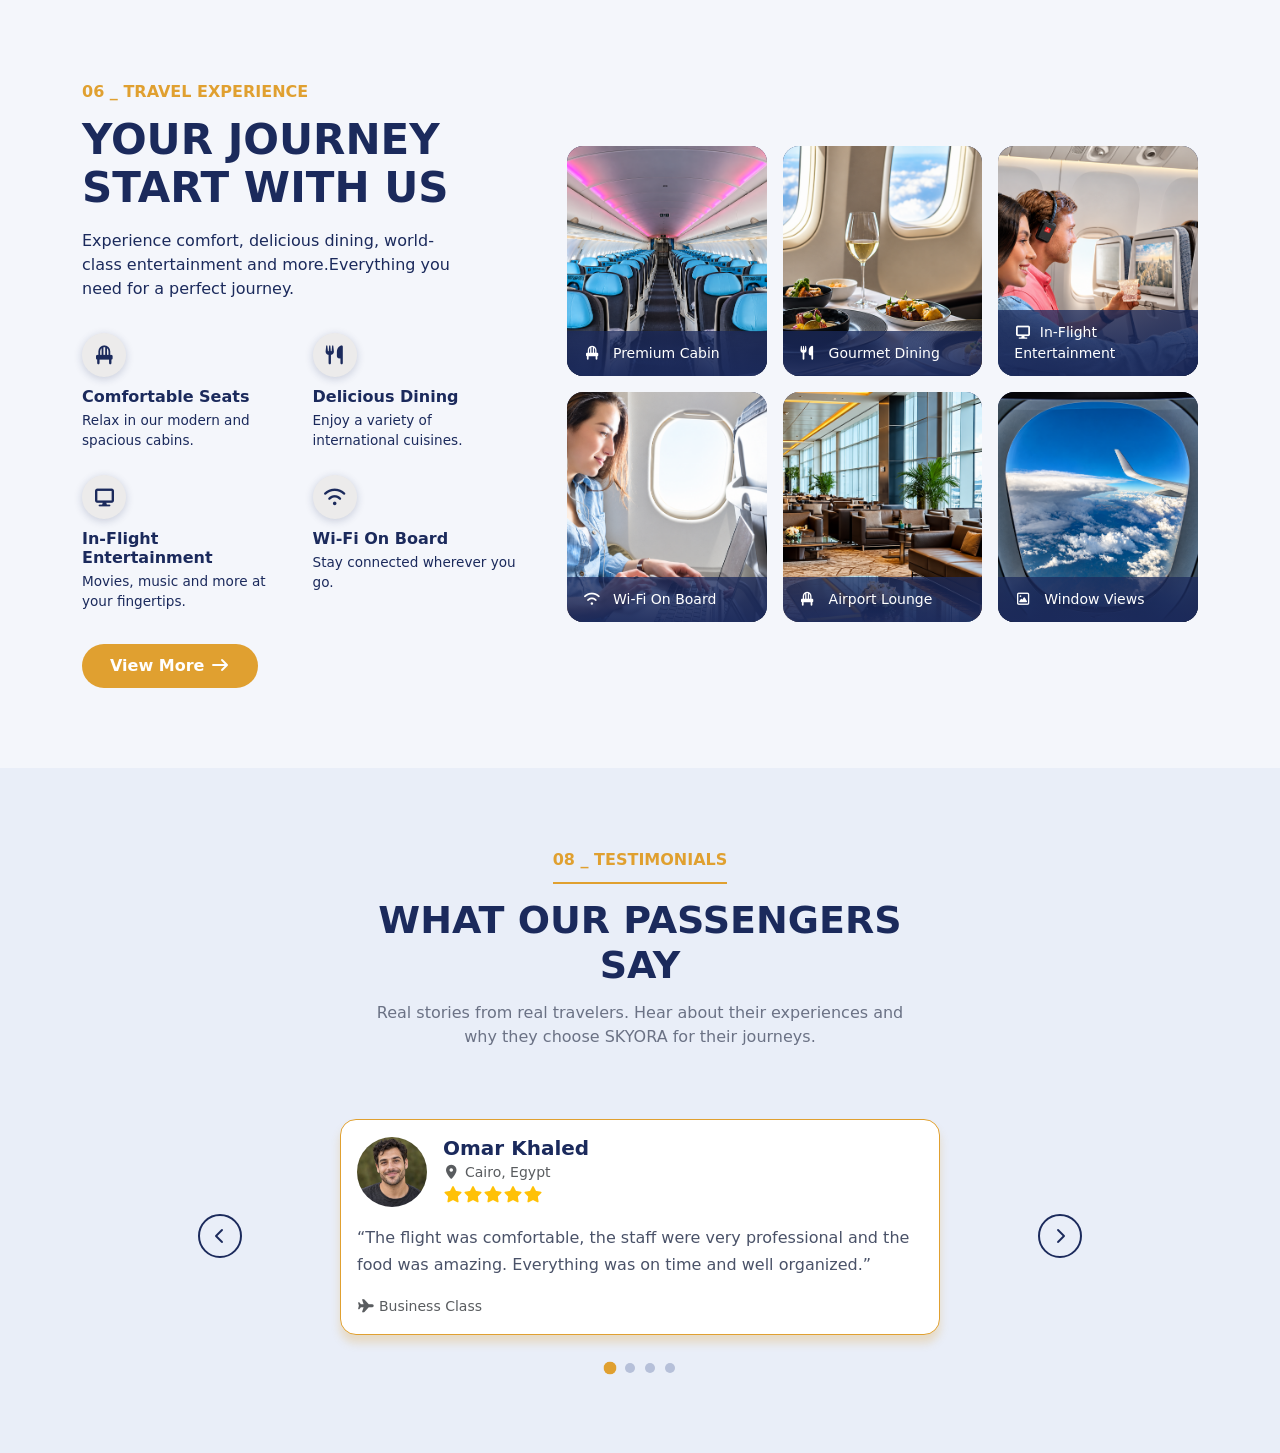
<file: Travel_Experiences/skyora_project/index.html>
<!DOCTYPE html>
<html lang="en">
<head>
    <meta charset="UTF-8">
    <meta name="viewport" content="width=device-width, initial-scale=1.0">
    <title>SKYORA</title>
    <link rel="stylesheet" href="css/bootstrap.min.css">
    <link rel="stylesheet" href="css/all.min.css">
    <link rel="stylesheet" href="css/style.css">
    
</head>
<body>
<section id="travel-experience">
 <div class="container">
    <div class="row align-items-center g-5">
    <div class="col-lg-5">
        <div class="travel-content">
          <span class="travel-label"> 06 _ TRAVEL EXPERIENCE </span>
          <h2> YOUR JOURNEY START WITH US </h2>
          <P class="travel-description">Experience comfort, delicious dining, world-class entertainment and more.Everything you need for a perfect journey.</P>
          <div class="travel-services">
            <div class="row g-4">
                <div class="col-6">
                    <div class="services-item">
                    <span class="services-icon"><i class="fa-solid fa-chair"></i></span>
                    <h3>Comfortable Seats</h3>
                    <p>Relax in our modern and spacious cabins.</p>
                    </div>
                </div>
                <div class="col-6">
                    <div class="services-item">
                    <span class="services-icon">  <i class="fa-solid fa-utensils"></i>  </span>
                    <h3>Delicious Dining</h3>
                    <p>Enjoy a variety of international cuisines.</p>
                    </div>
               </div>
               <div class="col-6">
                   <div class="services-item">
                   <span class="services-icon">  <i  class="fa-solid fa-display"></i>  </span>
                   <h3>In-Flight Entertainment</h3>
                   <p>Movies, music and more at your fingertips.</p>
                   </div>
                </div>
                <div class="col-6">
                  <div class="services-item">
                   <span class="services-icon">  <i class="fa-solid fa-wifi"></i>  </span>
                   <h3>Wi-Fi On Board</h3>
                   <p>Stay connected wherever you go.</p>
                  </div>
                </div>
            </div>
            </div>
            <a href="#moreCards" class="btn-view-more" id="viewMoreBtn"  data-bs-toggle="collapse" role="button" aria-expanded="false" aria-controls="moreCards"> View More <i class="fa-solid fa-arrow-right"></i></a> 
        </div>
    </div>
      <div class="col-lg-7">
             <div class="row g-3">
                    <div class="col-6 col-md-4">
                        <figure class="gallery-card">
                            <img src="images/aircraft_cabin_4k_3840x2176.png" alt="cabin">
                            <figcaption><i class="fa-solid fa-chair"></i> Premium Cabin </figcaption>
                        </figure>
                    </div>
                    <div class="col-6 col-md-4">
                        <figure class="gallery-card">
                            <img src="images/gourmet-dining.png" alt="Gourmet Dining">
                            <figcaption><i class="fa-solid fa-utensils"></i> Gourmet Dining </figcaption>
                        </figure>
                    </div>
                    <div class="col-6 col-md-4">
                        <figure class="gallery-card">
                            <img src="images/entertainment.png" alt="In-Flight Entertainment">
                            <figcaption><i class="fa-solid fa-display"></i>In-Flight Entertainment</figcaption>
                        </figure>
                    </div>
                    <div class="col-6 col-md-4">
                        <figure class="gallery-card">
                            <img src="images/wifi.png" alt=" Wi-Fi On Board">
                            <figcaption><i class="fa-solid fa-wifi"></i>  Wi-Fi On Board</figcaption>
                        </figure>
                    </div>
                    <div class="col-6 col-md-4">
                        <figure class="gallery-card">
                            <img src="images/airport-lounge.png" alt="Airport Lounge">
                            <figcaption><i class="fa-solid fa-chair"></i> Airport Lounge</figcaption>
                       </figure>
                    </div>
                    <div class="col-6 col-md-4">
                        <figure class="gallery-card">
                            <img src="images/airplane_window_4k_3840x2176.png" alt="Window Views">
                            <figcaption><i class="fa-regular fa-image"></i> Window Views</figcaption>
                        </figure>
                    </div>
                  </div>
                  <div class="collapse" id="moreCards">
                      <div class="row g-3 mt-0">
                          <div class="col-6 col-md-4">
                              <figure class="gallery-card">
                                  <img src="images/spa_lounge_3840x2176.png" alt="Spa Lounge">
                                  <figcaption><i class="fa-solid fa-spa"></i> Spa Lounge</figcaption>
                              </figure>
                          </div>
                          <div class="col-6 col-md-4">
                              <figure class="gallery-card">
                                  <img src="images/priority_boarding_3840x2176.png" alt="Priority Boarding">
                                  <figcaption><i class="fa-solid fa-plane-departure"></i> Priority Boarding</figcaption>
                              </figure>
                          </div>
                          <div class="col-6 col-md-4">
                              <figure class="gallery-card">
                                  <img src="images/kids_corner_3840x2176.png" alt="Kids Corner">
                                  <figcaption><i class="fa-solid fa-child"></i> Kids Corner</figcaption>
                              </figure>
                          </div>
                          <div class="col-6 col-md-4">
                              <figure class="gallery-card">
                                  <img src="images/chauffeur_service_3840x2176.png" alt="Chauffeur Service">
                                  <figcaption><i class="fa-solid fa-car-side"></i> Chauffeur Service</figcaption>
                              </figure>
                          </div>
                          <div class="col-6 col-md-4">
                              <figure class="gallery-card">
                                  <img src="images/airline_crew_service_3840x2176.png" alt="Dedicated Crew">
                                  <figcaption><i class="fa-solid fa-user-tie"></i> Dedicated Crew</figcaption>
                              </figure>
                          </div>
                          <div class="col-6 col-md-4">
                              <figure class="gallery-card">
                                  <img src="images/extra_baggage_3840x2176.png" alt="Extra Baggage">
                                  <figcaption><i class="fa-solid fa-suitcase-rolling"></i> Extra Baggage</figcaption>
                              </figure>
                          </div>
                         </div>
                  </div> 
                </div>           
             </div>
         </div>
 </section>
 <section id="testimonials">
    <div class="container">
        <div class="testimonials-header text-center">
            <span class="testimonials-label">08 _ TESTIMONIALS</span>
            <h2>WHAT OUR PASSENGERS SAY</h2>
            <p>Real stories from real travelers. Hear about their experiences and why they choose SKYORA for their journeys.</p>
        </div>
        <div id="testimonialCarousel" class="carousel slide testimonial-carousel" data-bs-ride="carousel">
            <div class="carousel-inner">
               <div class="carousel-item active">
                 <div class="card testimonial-card mx-auto rounded-4">
                    <div class="card-body">
                       <div class="d-flex align-items-center gap-3 mb-3">
                         <img src="images/boy_1.png" alt="Omar Khaled" class="rounded-circle object-fit-cover" width="70" height="70">
                          <div>
                           <h5 class="card-title mb-0">Omar Khaled</h5>
                           <small class="text-muted"><i class="fa-solid fa-location-dot"></i> Cairo, Egypt</small>
                           <div class="text-warning"><i class="fa-solid fa-star"></i><i class="fa-solid fa-star"></i><i class="fa-solid fa-star"></i><i class="fa-solid fa-star"></i><i class="fa-solid fa-star"></i></div>
                          </div>
                        </div>
                        <p class="card-text">“The flight was comfortable, the staff were very professional and the food was amazing. Everything was on time and well organized.”</p>
                        <small class="text-muted"><i class="fa-solid fa-plane"></i> Business Class</small>
                        </div>
                    </div>
                </div>
                <div class="carousel-item">
                   <div class="card testimonial-card mx-auto rounded-4">
                    <div class="card-body">
                     <div class="d-flex align-items-center gap-3 mb-3">
                      <img src="images/girl_1.png" alt="Sara Ahmed" class="rounded-circle object-fit-cover" width="70" height="70">
                      <div>
                       <h5 class="card-title mb-0">Sara Ahmed</h5>
                       <small class="text-muted"><i class="fa-solid fa-location-dot"></i> Alexandria, Egypt</small>
                      <div class="text-warning"><i class="fa-solid fa-star"></i><i class="fa-solid fa-star"></i><i class="fa-solid fa-star"></i><i class="fa-solid fa-star"></i><i class="fa-solid fa-star"></i></div>
                      </div>
                     </div>
                      <p class="card-text">“SKYORA made my trip unforgettable! The cabin was so comfortable, the entertainment options were great, and the crew was incredibly kind.”</p>
                      <small class="text-muted"><i class="fa-solid fa-plane"></i> Economy Class</small>
                    </div>
                    </div>
                </div>
                <div class="carousel-item">
                  <div class="card testimonial-card mx-auto rounded-4">
                   <div class="card-body">
                    <div class="d-flex align-items-center gap-3 mb-3">
                     <img src="images/boy_2.png" alt="Mohamed Tarek" class="rounded-circle object-fit-cover" width="70" height="70">
                     <div>
                      <h5 class="card-title mb-0">Mohamed Tarek</h5>
                      <small class="text-muted"><i class="fa-solid fa-location-dot"></i> Dubai, UAE</small>
                      <div class="text-warning"><i class="fa-solid fa-star"></i><i class="fa-solid fa-star"></i><i class="fa-solid fa-star"></i><i class="fa-solid fa-star"></i><i class="fa-solid fa-star"></i></div>
                     </div>
                    </div>
                     <p class="card-text">“From booking to landing, everything was seamless. The SKYORA team truly cares about their passengers. I'll definitely fly with them again!”</p>
                     <small class="text-muted"><i class="fa-solid fa-plane"></i> First Class</small>
                   </div>
                  </div>
                </div>
                <div class="carousel-item">
                 <div class="card testimonial-card mx-auto rounded-4">
                  <div class="card-body">
                   <div class="d-flex align-items-center gap-3 mb-3">
                     <img src="images/girl_2.png" alt="Nour Hassan" class="rounded-circle object-fit-cover" width="70" height="70">
                     <div>
                      <h5 class="card-title mb-0">Nour Hassan</h5>
                      <small class="text-muted"><i class="fa-solid fa-location-dot"></i> Riyadh, KSA</small>
                      <div class="text-warning"><i class="fa-solid fa-star"></i><i class="fa-solid fa-star"></i><i class="fa-solid fa-star"></i><i class="fa-solid fa-star"></i><i class="fa-solid fa-star"></i></div>
                     </div>
                   </div>
                     <p class="card-text">“Boarding was quick, the Wi-Fi worked the whole flight and the lounge was a lovely place to wait. Highly recommended.”</p>
                     <small class="text-muted"><i class="fa-solid fa-plane"></i> Business Class</small>
                  </div>
                 </div>
                </div>
            </div>
            <button class="carousel-control-prev" type="button" data-bs-target="#testimonialCarousel" data-bs-slide="prev">
                <i class="fa-solid fa-chevron-left"></i>
                <span class="visually-hidden">Previous</span>
            </button>
            <button class="carousel-control-next" type="button" data-bs-target="#testimonialCarousel" data-bs-slide="next">
                <i class="fa-solid fa-chevron-right"></i>
                <span class="visually-hidden">Next</span>
            </button>
            <div class="carousel-indicators">
                <button type="button" data-bs-target="#testimonialCarousel" data-bs-slide-to="0" class="active" aria-current="true" aria-label="Slide 1"></button>
                <button type="button" data-bs-target="#testimonialCarousel" data-bs-slide-to="1" aria-label="Slide 2"></button>
                <button type="button" data-bs-target="#testimonialCarousel" data-bs-slide-to="2" aria-label="Slide 3"></button>
                <button type="button" data-bs-target="#testimonialCarousel" data-bs-slide-to="3" aria-label="Slide 4"></button>
            </div>
        </div>
    </div>
 </section>
  <script src="js/bootstrap.bundle.min.js"></script>
  <script src="js/main.js"></script>
</body>
</html>
</file>
<file: Travel_Experiences/skyora_project/css/style.css>
body{
    background-color: #f4f6fb;
}
#travel-experience{
    padding: 80px 0;
}
.travel-label{
    display:block;
    color: #e0a030;
    font-weight: 600;
    margin-bottom: 12px;
}
.travel-content h2{
    color: #1b2a5c;
    font-weight: 800;
    font-size: 42px;
    line-height: 1.15;
    margin-bottom: 16px;
}
.services-item h3{
    color: #1b2a5c;
    font-size:16px;
    font-weight: 700;
    margin-bottom: 4px;
}
.services-item p{
   color: #1b2a5c;
   font-size: 13.6px;
   margin: 0;
}
.travel-description{
   color: #1b2a5c;
   width: 380PX;
   margin-bottom: 32px;
}
.services-icon{
    display: inline-flex;
    align-items: center;
    justify-content: center;
    width: 44px;
    height: 44px;
    border-radius: 50%;
    background-color: #ecebeb;
    color: #1b2a5c;
    font-size: 19px;
    box-shadow: 0 2px 8px rgba(27, 42, 92, 0.2);
    margin-bottom: 10px;
    transition: all 0.7s;
}
.services-icon:hover{
    color: #f0f0f0;
    background-color: #1b2a5c;
}
.btn-view-more{
    display: inline-block;
    color: #fff;
    background-color: #e0a030;
    font-weight: 600;
    text-decoration: none;
    border-radius: 30px;
    padding: 10px 28px;
    margin-top: 32px;
    transition: background-color 0.2s;
}
.btn-view-more:hover{
    color:#fff;
    background-color:#c98d22;
}
.gallery-card {
    position: relative;
    margin: 0;
    height: 230px;
    border-radius: 16px;
    overflow: hidden;
    background-color: #1b2a5c;
}
.gallery-card img{
    width: 100%;
    height: 100%;
    object-fit: cover; 
    border-radius: 5px;
    transition: transform 0.5s;
    cursor: pointer; 
}
.gallery-card:hover img{
    transform: scale(1.06);
}
.gallery-card figcaption{
    position: absolute;
    left: 0;
    right: 0;
    bottom: 0;
    padding: 12px 16px;
    color: #fff;
    font-size: 14px;
    font-weight: 500;
    background: linear-gradient(to top,rgba(27, 42, 92, 0.95),rgba(27, 42, 92, 0.75));
}
.gallery-card figcaption i{
    margin-right:8px ;
}
#testimonials{
    padding: 80px 0;
    background-color: #e9eef8;
}
.testimonials-header{
    max-width: 560px;
    margin: 0 auto 50px;
}
.testimonials-label{
    display: inline-block;
    color: #e0a030;
    font-weight: 600;
    padding-bottom: 10px;
    margin-bottom: 14px;
    border-bottom: 2px solid #e0a030;
}
.testimonials-header h2{
    color: #1b2a5c;
    font-weight: 800;
    font-size: 38px;
    margin-bottom: 12px;
}
.testimonials-header p{
    color: #6b7285;
    margin: 0;
}
.testimonial-carousel{
    max-width: 900px;
    margin: 0 auto;
}
.testimonial-carousel .carousel-inner{
    padding: 20px 0;
}
/* #testimonials .testimonial-card img{
    width: 600px;
    background-color: #fff;
    border: 1px solid #e0a030;
    box-shadow: 0 8px 8px rgba(224,160,48,0.25);
} */
#testimonials .testimonial-card {
    width: 600px;
    max-width: 100%;
    background-color: #fff;
    border: 1px solid #e0a030;
    box-shadow: 0 8px 8px rgba(224,160,48,0.25);
}

#testimonials .testimonial-card img {
    width: 70px;
    height: 70px;
    object-fit: cover;
    flex-shrink: 0;
}

.testimonial-card .card-title{
    color: #1b2a5c;
    font-weight: 700;
}
.testimonial-card .card-text{
    color: #4a5268;
    line-height: 1.7;
}
.carousel-control-prev,
.carousel-control-next{
    width: 60px;
    opacity: 1;
    color: #1b2a5c;
}
.carousel-control-prev i,
.carousel-control-next i {
    display: flex;
    align-items: center;
    justify-content: center;
    width: 44px;
    height: 44px;
    border: 2px solid #1b2a5c;
    border-radius: 50%;
    transition: all 0.2s;
}
.carousel-control-prev:hover i,
.carousel-control-next:hover i {
    background-color: #1b2a5c;
    color: #fff;
}
.carousel-indicators {
    position: static;      
    margin: 8px 0 0;
}
.carousel-indicators [data-bs-target]{
    flex: 0 0 10px;
    width: 10px;
    height: 10PX;
    margin: 0 5px;
    border: 0;
    border-radius: 50%;
    background-color: #b6c0d9;
    opacity: 1;
}
.carousel-indicators .active{
    background-color: #e0a030;
    transform: scale(1.3);
}
@media (max-width:767px){
    .carousel-control-prev,
    .carousel-control-next {
        display: none;  
    }
}
</file>
